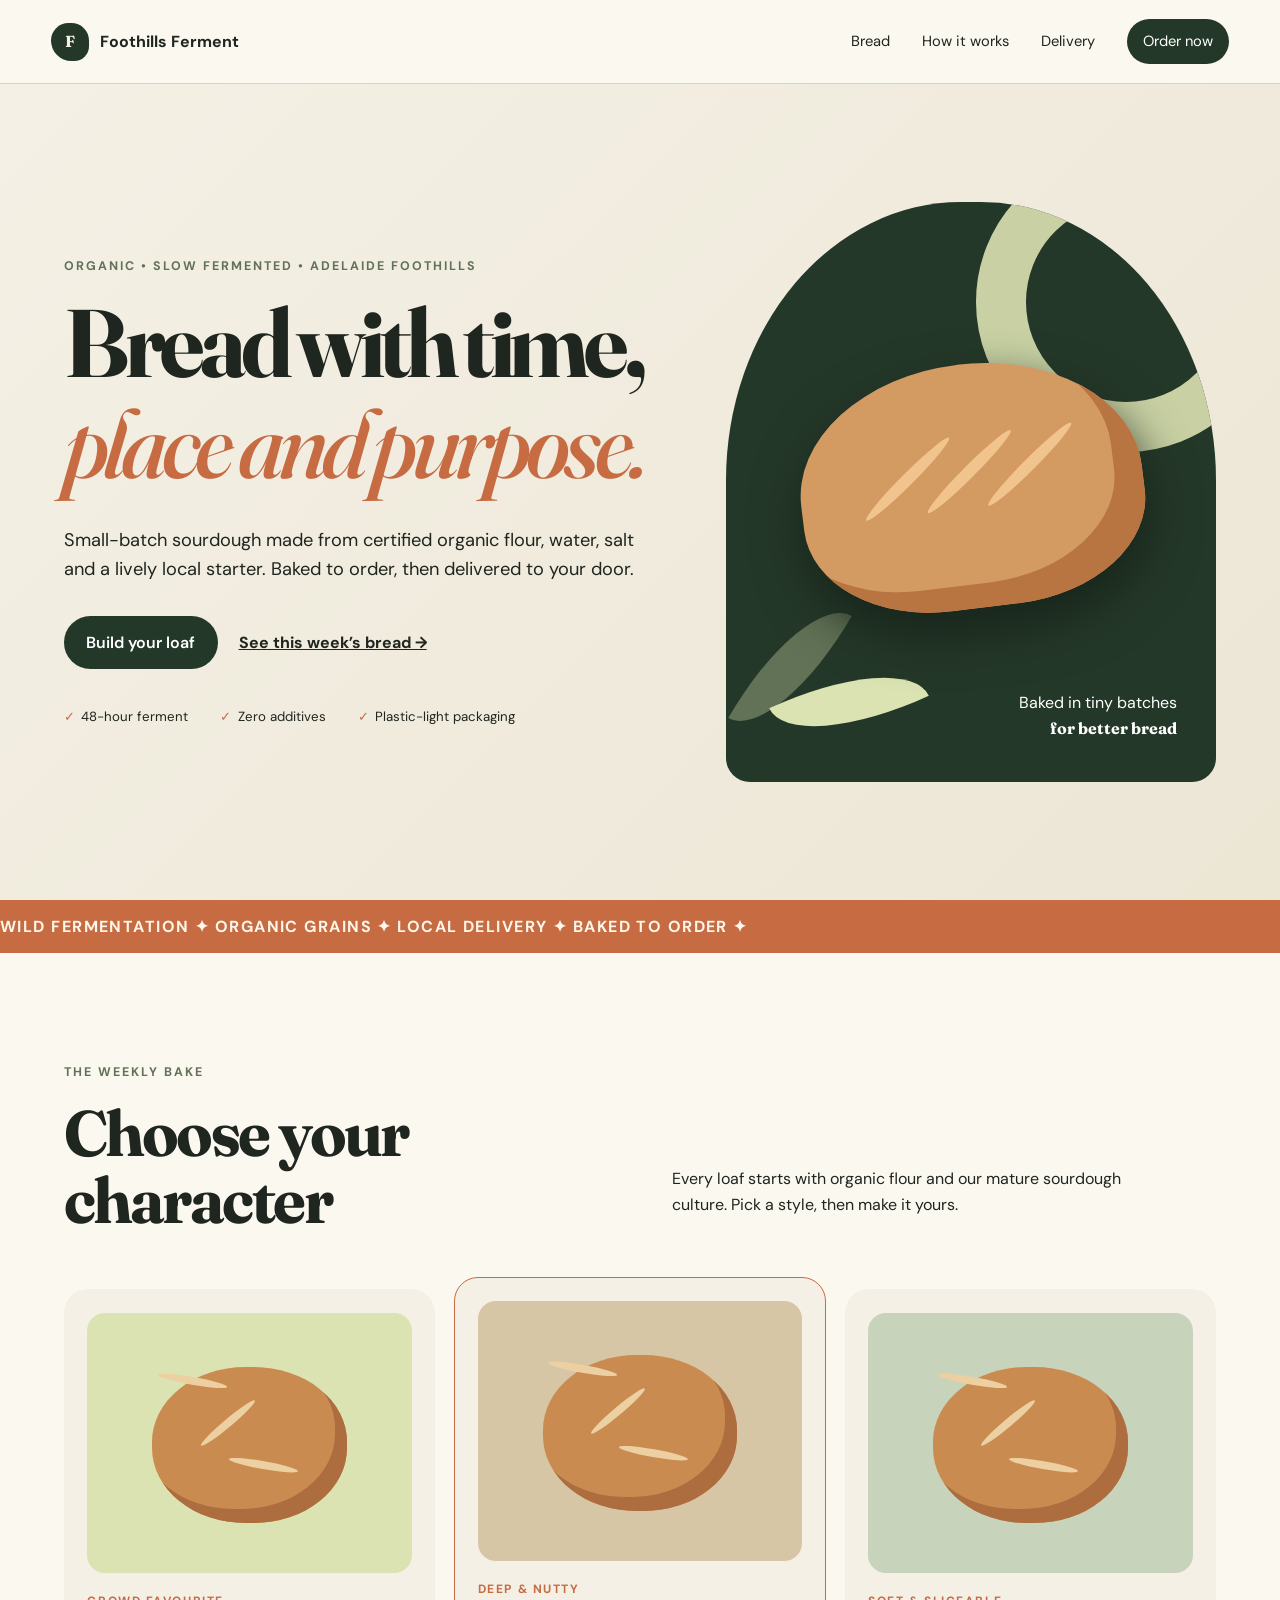
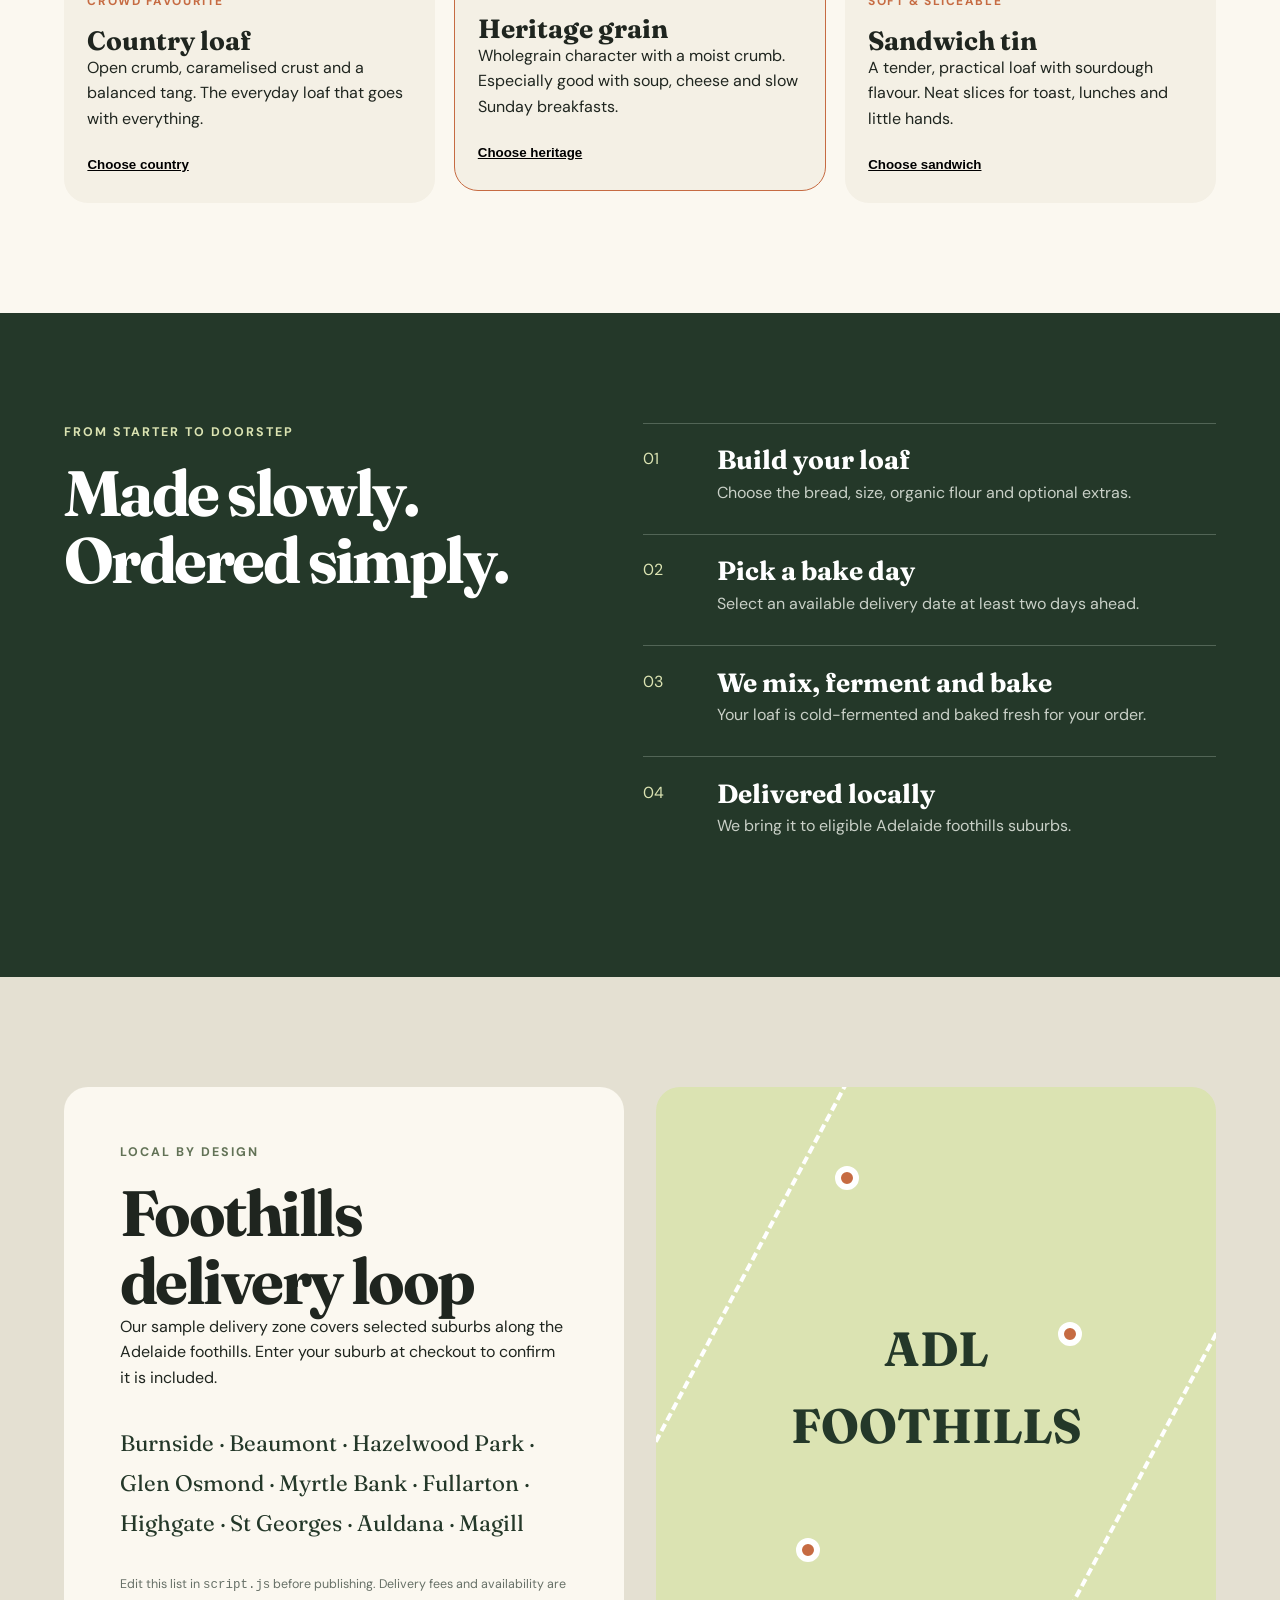
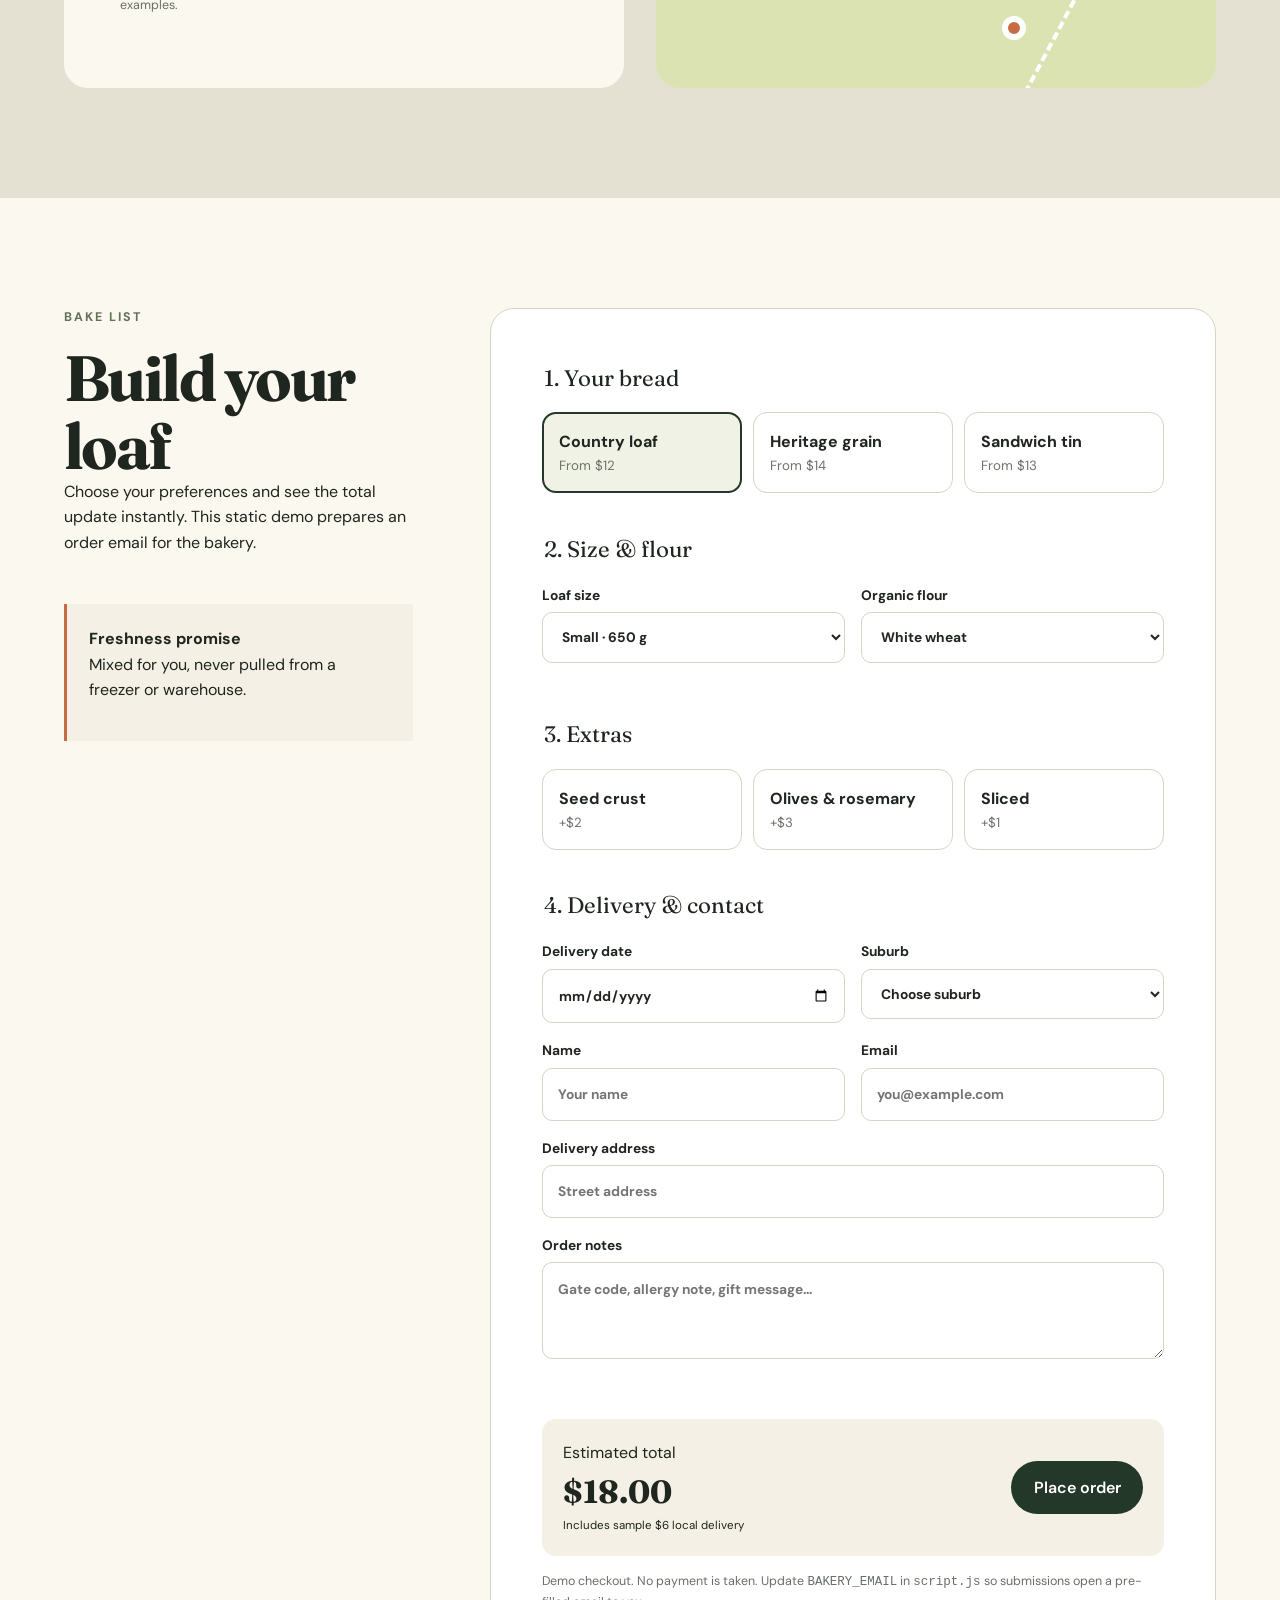
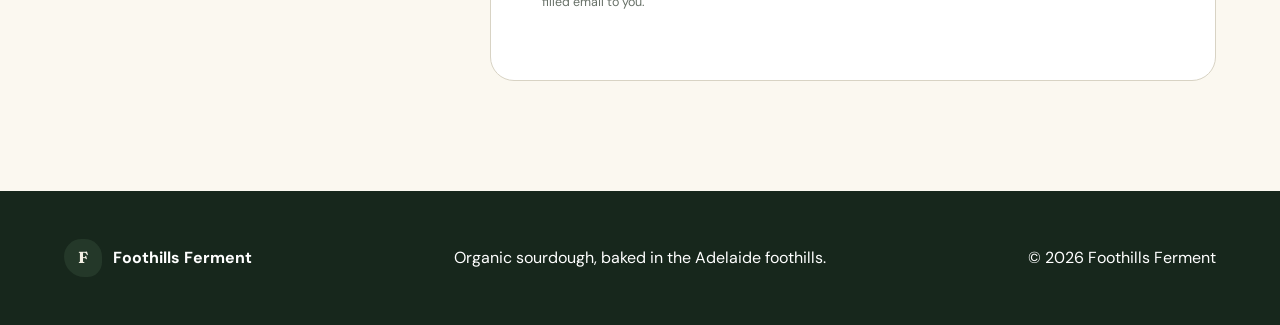
<file: index.html>
<!doctype html>
<html lang="en-AU">
<head>
  <meta charset="utf-8">
  <meta name="viewport" content="width=device-width,initial-scale=1">
  <meta name="description" content="Small-batch organic sourdough, baked to order and delivered across the Adelaide foothills.">
  <meta name="theme-color" content="#243829">
  <title>Foothills Ferment | Organic sourdough delivered</title>
  <link rel="preconnect" href="https://fonts.googleapis.com">
  <link rel="preconnect" href="https://fonts.gstatic.com" crossorigin>
  <link href="https://fonts.googleapis.com/css2?family=DM+Sans:wght@400;500;600;700&family=Fraunces:opsz,wght@9..144,500;9..144,650&display=swap" rel="stylesheet">
  <link rel="stylesheet" href="styles.css">
  <script src="script.js" defer></script>
</head>
<body>
  <a class="skip-link" href="#order">Skip to order form</a>
  <header class="site-header">
    <a class="brand" href="#top" aria-label="Foothills Ferment home">
      <span class="brand-mark" aria-hidden="true">F</span><span>Foothills Ferment</span>
    </a>
    <nav aria-label="Primary navigation">
      <a href="#bread">Bread</a><a href="#how">How it works</a><a href="#delivery">Delivery</a>
      <a class="nav-cta" href="#order">Order now</a>
    </nav>
    <button class="menu-button" type="button" aria-expanded="false" aria-label="Open menu">Menu</button>
  </header>

  <main id="top">
    <section class="hero section-pad">
      <div class="hero-copy reveal">
        <p class="eyebrow">Organic • slow fermented • Adelaide foothills</p>
        <h1>Bread with time,<br><em>place and purpose.</em></h1>
        <p class="lead">Small-batch sourdough made from certified organic flour, water, salt and a lively local starter. Baked to order, then delivered to your door.</p>
        <div class="hero-actions"><a class="button" href="#order">Build your loaf</a><a class="text-link" href="#bread">See this week’s bread →</a></div>
        <ul class="trust-list" aria-label="Product benefits"><li>48-hour ferment</li><li>Zero additives</li><li>Plastic-light packaging</li></ul>
      </div>
      <div class="hero-art reveal" aria-label="Stylised sourdough loaf and native leaves">
        <div class="sun"></div><div class="leaf leaf-a"></div><div class="leaf leaf-b"></div>
        <div class="loaf"><span></span><span></span><span></span></div>
        <div class="hero-note">Baked in tiny batches<br><strong>for better bread</strong></div>
      </div>
    </section>

    <section class="ticker" aria-label="Bakery values"><div>WILD FERMENTATION ✦ ORGANIC GRAINS ✦ LOCAL DELIVERY ✦ BAKED TO ORDER ✦</div></section>

    <section id="bread" class="section-pad products">
      <div class="section-heading"><div><p class="eyebrow">The weekly bake</p><h2>Choose your character</h2></div><p>Every loaf starts with organic flour and our mature sourdough culture. Pick a style, then make it yours.</p></div>
      <div class="product-grid">
        <article class="product-card"><div class="bread-icon classic"><i></i></div><p class="tag">Crowd favourite</p><h3>Country loaf</h3><p>Open crumb, caramelised crust and a balanced tang. The everyday loaf that goes with everything.</p><button class="choose" data-bread="Country loaf">Choose country</button></article>
        <article class="product-card featured"><div class="bread-icon seed"><i></i></div><p class="tag">Deep & nutty</p><h3>Heritage grain</h3><p>Wholegrain character with a moist crumb. Especially good with soup, cheese and slow Sunday breakfasts.</p><button class="choose" data-bread="Heritage grain">Choose heritage</button></article>
        <article class="product-card"><div class="bread-icon tin"><i></i></div><p class="tag">Soft & sliceable</p><h3>Sandwich tin</h3><p>A tender, practical loaf with sourdough flavour. Neat slices for toast, lunches and little hands.</p><button class="choose" data-bread="Sandwich tin">Choose sandwich</button></article>
      </div>
    </section>

    <section id="how" class="how section-pad">
      <div><p class="eyebrow">From starter to doorstep</p><h2>Made slowly.<br>Ordered simply.</h2></div>
      <ol class="steps"><li><span>01</span><div><h3>Build your loaf</h3><p>Choose the bread, size, organic flour and optional extras.</p></div></li><li><span>02</span><div><h3>Pick a bake day</h3><p>Select an available delivery date at least two days ahead.</p></div></li><li><span>03</span><div><h3>We mix, ferment and bake</h3><p>Your loaf is cold-fermented and baked fresh for your order.</p></div></li><li><span>04</span><div><h3>Delivered locally</h3><p>We bring it to eligible Adelaide foothills suburbs.</p></div></li></ol>
    </section>

    <section id="delivery" class="delivery section-pad">
      <div class="delivery-card"><p class="eyebrow">Local by design</p><h2>Foothills delivery loop</h2><p>Our sample delivery zone covers selected suburbs along the Adelaide foothills. Enter your suburb at checkout to confirm it is included.</p><div class="suburbs">Burnside · Beaumont · Hazelwood Park · Glen Osmond · Myrtle Bank · Fullarton · Highgate · St Georges · Auldana · Magill</div><p class="fine">Edit this list in <code>script.js</code> before publishing. Delivery fees and availability are examples.</p></div>
      <div class="map-art" aria-hidden="true"><div class="map-line"></div><span class="pin p1"></span><span class="pin p2"></span><span class="pin p3"></span><span class="pin p4"></span><strong>ADL<br>FOOTHILLS</strong></div>
    </section>

    <section id="order" class="order section-pad">
      <div class="order-intro"><p class="eyebrow">Bake list</p><h2>Build your loaf</h2><p>Choose your preferences and see the total update instantly. This static demo prepares an order email for the bakery.</p><div class="order-promise"><strong>Freshness promise</strong><p>Mixed for you, never pulled from a freezer or warehouse.</p></div></div>
      <form id="orderForm" class="order-form">
        <fieldset><legend>1. Your bread</legend><div class="option-grid three">
          <label class="option"><input type="radio" name="bread" value="Country loaf" data-price="12" checked><span><b>Country loaf</b><small>From $12</small></span></label>
          <label class="option"><input type="radio" name="bread" value="Heritage grain" data-price="14"><span><b>Heritage grain</b><small>From $14</small></span></label>
          <label class="option"><input type="radio" name="bread" value="Sandwich tin" data-price="13"><span><b>Sandwich tin</b><small>From $13</small></span></label>
        </div></fieldset>
        <fieldset><legend>2. Size & flour</legend><div class="form-row"><label>Loaf size<select name="size" id="size"><option value="Small 650 g" data-add="0">Small · 650 g</option><option value="Large 950 g" data-add="4">Large · 950 g (+$4)</option></select></label><label>Organic flour<select name="flour"><option>White wheat</option><option>Whole wheat</option><option>Rye blend</option><option>Spelt blend</option></select></label></div></fieldset>
        <fieldset><legend>3. Extras</legend><div class="option-grid three compact"><label class="option"><input type="checkbox" name="extras" value="Seed crust" data-price="2"><span><b>Seed crust</b><small>+$2</small></span></label><label class="option"><input type="checkbox" name="extras" value="Olives & rosemary" data-price="3"><span><b>Olives & rosemary</b><small>+$3</small></span></label><label class="option"><input type="checkbox" name="extras" value="Sliced" data-price="1"><span><b>Sliced</b><small>+$1</small></span></label></div></fieldset>
        <fieldset><legend>4. Delivery & contact</legend><div class="form-row"><label>Delivery date<input type="date" name="date" id="deliveryDate" required></label><label>Suburb<select name="suburb" id="suburb" required><option value="">Choose suburb</option></select></label></div><div class="form-row"><label>Name<input name="name" autocomplete="name" required placeholder="Your name"></label><label>Email<input type="email" name="email" autocomplete="email" required placeholder="you@example.com"></label></div><label>Delivery address<input name="address" autocomplete="street-address" required placeholder="Street address"></label><label>Order notes<textarea name="notes" rows="3" placeholder="Gate code, allergy note, gift message…"></textarea></label></fieldset>
        <div class="summary"><div><span>Estimated total</span><strong id="total">$18.00</strong><small>Includes sample $6 local delivery</small></div><button class="button" type="submit">Place order</button></div>
        <p class="form-note">Demo checkout. No payment is taken. Update <code>BAKERY_EMAIL</code> in <code>script.js</code> so submissions open a pre-filled email to you.</p>
      </form>
    </section>
  </main>
  <footer><a class="brand" href="#top"><span class="brand-mark">F</span><span>Foothills Ferment</span></a><p>Organic sourdough, baked in the Adelaide foothills.</p><p>© <span id="year"></span> Foothills Ferment</p></footer>
  <dialog id="successDialog"><button class="close-dialog" aria-label="Close">×</button><p class="eyebrow">Your loaf is ready to request</p><h2>One last step</h2><p>Your email app should open with the order details. Send that email to place the request. The bakery should reply to confirm availability and payment.</p><button class="button close-dialog">Done</button></dialog>
</body></html>
</file>
<file: styles.css>
:root{--forest:#243829;--moss:#627256;--cream:#f4f0e5;--paper:#fbf8f0;--clay:#c66b42;--ink:#1f251f;--line:#d8d3c4;--lime:#dbe3b2;--radius:24px}*{box-sizing:border-box}html{scroll-behavior:smooth}body{margin:0;background:var(--paper);color:var(--ink);font-family:"DM Sans",sans-serif;line-height:1.6}h1,h2,h3{font-family:"Fraunces",serif;line-height:1.05;margin:0}h1{font-size:clamp(3.4rem,7.5vw,7.2rem);letter-spacing:-.055em}h2{font-size:clamp(2.6rem,5vw,5rem);letter-spacing:-.04em}h3{font-size:1.65rem}p{margin:0 0 1rem}a{color:inherit}.skip-link{position:absolute;left:-999px;top:8px;background:white;padding:8px;z-index:99}.skip-link:focus{left:8px}.site-header{height:84px;display:flex;align-items:center;justify-content:space-between;padding:0 4vw;border-bottom:1px solid var(--line);position:sticky;top:0;background:rgba(251,248,240,.92);backdrop-filter:blur(16px);z-index:20}.brand{display:flex;align-items:center;gap:.7rem;text-decoration:none;font-weight:700}.brand-mark{width:38px;height:38px;border-radius:50% 50% 42% 58%;display:grid;place-items:center;background:var(--forest);color:var(--cream);font-family:"Fraunces"}.site-header nav{display:flex;align-items:center;gap:2rem}.site-header nav a{text-decoration:none;font-size:.92rem}.nav-cta{padding:.65rem 1rem;border-radius:999px;background:var(--forest);color:white}.menu-button{display:none;background:none;border:0;font:inherit}.section-pad{padding:110px max(5vw,24px)}.hero{min-height:calc(100vh - 84px);display:grid;grid-template-columns:1.1fr .9fr;align-items:center;gap:5vw;background:linear-gradient(135deg,var(--cream),#ece6d5)}.eyebrow{text-transform:uppercase;letter-spacing:.16em;font-size:.78rem;font-weight:700;color:var(--moss)}.hero h1 em{color:var(--clay);font-weight:500}.lead{font-size:1.14rem;max-width:620px;margin:2rem 0}.hero-actions{display:flex;align-items:center;gap:1.3rem;flex-wrap:wrap}.button{display:inline-flex;align-items:center;justify-content:center;border:0;border-radius:999px;background:var(--forest);color:white;padding:1rem 1.4rem;text-decoration:none;font:600 1rem "DM Sans";cursor:pointer}.button:hover{background:#38533e}.text-link{font-weight:700}.trust-list{display:flex;gap:2rem;padding:0;margin:2.3rem 0 0;list-style:none;font-size:.83rem}.trust-list li:before{content:'✓';margin-right:.4rem;color:var(--clay)}.hero-art{min-height:580px;position:relative;border-radius:48% 48% 24px 24px;background:var(--forest);overflow:hidden}.sun{position:absolute;width:300px;height:300px;border:50px solid var(--lime);border-radius:50%;right:-60px;top:-50px;opacity:.9}.loaf{position:absolute;width:70%;height:42%;left:15%;top:28%;background:#d39a62;border-radius:50% 50% 40% 40%;transform:rotate(-7deg);box-shadow:inset -28px -24px 0 #b87542,0 22px 50px #18251b}.loaf span{position:absolute;width:12px;height:48%;background:#f0c48c;border-radius:50%;top:20%;transform:rotate(52deg)}.loaf span:nth-child(1){left:30%}.loaf span:nth-child(2){left:48%}.loaf span:nth-child(3){left:66%}.leaf{position:absolute;width:56px;height:150px;border-radius:100% 0 100% 0;background:var(--moss);transform:rotate(30deg)}.leaf-a{bottom:40px;left:36px}.leaf-b{bottom:5px;left:95px;transform:rotate(65deg);background:var(--lime)}.hero-note{position:absolute;color:white;right:8%;bottom:7%;text-align:right}.hero-note strong{font-family:"Fraunces"}.ticker{overflow:hidden;background:var(--clay);color:#fff6ea;padding:.85rem 0;white-space:nowrap;font-weight:700;letter-spacing:.09em}.ticker div{width:max-content;animation:scroll 18s linear infinite}@keyframes scroll{to{transform:translateX(-50%)}}.section-heading{display:grid;grid-template-columns:1fr 1fr;gap:4rem;align-items:end;margin-bottom:3.5rem}.section-heading>p{max-width:500px}.product-grid{display:grid;grid-template-columns:repeat(3,1fr);gap:1.2rem}.product-card{background:var(--cream);padding:1.4rem;border-radius:var(--radius);border:1px solid transparent}.product-card.featured{border-color:var(--clay);transform:translateY(-12px)}.bread-icon{height:260px;border-radius:18px;background:var(--lime);position:relative;overflow:hidden;margin-bottom:1.2rem}.bread-icon:before{content:'';position:absolute;width:60%;height:60%;background:#c98b50;left:20%;top:21%;border-radius:48%;box-shadow:inset -12px -14px #ad6d3f}.bread-icon i,.bread-icon i:before,.bread-icon i:after{content:'';position:absolute;width:8px;height:70px;border-radius:50%;background:#edd0a2;top:29%;left:42%;transform:rotate(50deg)}.bread-icon i:before{top:0;left:55px}.bread-icon i:after{top:0;left:-55px}.bread-icon.seed{background:#d7c6a6}.bread-icon.tin{background:#c7d3bb}.tag{font-size:.75rem;text-transform:uppercase;letter-spacing:.13em;color:var(--clay);font-weight:700}.product-card p:not(.tag){min-height:78px}.choose{border:0;background:none;padding:.5rem 0;text-decoration:underline;font-weight:700;cursor:pointer}.how{background:var(--forest);color:white;display:grid;grid-template-columns:1fr 1.2fr;gap:8vw}.how .eyebrow{color:var(--lime)}.steps{list-style:none;padding:0;margin:0}.steps li{display:grid;grid-template-columns:58px 1fr;gap:1rem;padding:1.4rem 0;border-top:1px solid #526556}.steps span{color:var(--lime)}.steps p{color:#c9d0c7;margin:6px 0}.delivery{display:grid;grid-template-columns:1fr 1fr;gap:2rem;background:#e4e0d2}.delivery-card{padding:3.5rem;background:var(--paper);border-radius:var(--radius)}.suburbs{font-family:"Fraunces";font-size:1.4rem;line-height:1.8;color:var(--forest);margin:2rem 0}.fine,.form-note{font-size:.78rem;color:#677067}.map-art{min-height:520px;background:var(--lime);border-radius:var(--radius);position:relative;overflow:hidden;display:grid;place-items:center}.map-art strong{font-family:"Fraunces";font-size:3rem;text-align:center;color:var(--forest);z-index:2}.map-line{position:absolute;width:80%;height:100%;border-left:4px dashed white;border-right:4px dashed white;transform:rotate(28deg)}.pin{position:absolute;width:24px;height:24px;background:var(--clay);border:6px solid white;border-radius:50%;z-index:3}.p1{top:13%;left:32%}.p2{top:39%;right:24%}.p3{bottom:21%;left:25%}.p4{bottom:8%;right:34%}.order{display:grid;grid-template-columns:.65fr 1.35fr;gap:6vw}.order-intro{position:sticky;top:130px;align-self:start}.order-promise{margin-top:3rem;padding:1.4rem;border-left:3px solid var(--clay);background:var(--cream)}.order-form{background:white;border:1px solid var(--line);border-radius:var(--radius);padding:clamp(1.3rem,4vw,3.5rem)}fieldset{border:0;padding:0;margin:0 0 2.4rem}legend{font-family:"Fraunces";font-size:1.4rem;margin-bottom:1rem}.option-grid{display:grid;gap:.7rem}.option-grid.three{grid-template-columns:repeat(3,1fr)}.option{cursor:pointer}.option input{position:absolute;opacity:0}.option span{display:flex;flex-direction:column;border:1px solid var(--line);padding:1rem;border-radius:14px;height:100%}.option input:checked+span{border:2px solid var(--forest);background:#eff2e5;padding:calc(1rem - 1px)}.option small{color:#6e756d}.form-row{display:grid;grid-template-columns:1fr 1fr;gap:1rem}label:not(.option){display:block;font-size:.86rem;font-weight:700;margin-bottom:1rem}input,select,textarea{width:100%;margin-top:.4rem;padding:.9rem;border:1px solid var(--line);border-radius:10px;background:#fff;font:inherit;color:inherit}textarea{resize:vertical}.summary{display:flex;justify-content:space-between;align-items:center;background:var(--cream);padding:1.3rem;border-radius:14px}.summary>div{display:grid}.summary strong{font-family:"Fraunces";font-size:2rem}.summary small{font-size:.72rem}.form-note{margin-top:1rem}footer{padding:3rem 5vw;background:#17271c;color:white;display:flex;justify-content:space-between;align-items:center;gap:2rem}footer p{margin:0}dialog{max-width:520px;border:0;border-radius:24px;padding:3rem;box-shadow:0 25px 80px #0006}dialog::backdrop{background:#102018aa}.close-dialog:first-child{float:right;border:0;background:none;font-size:2rem;cursor:pointer}@media(max-width:850px){.site-header nav{display:none;position:absolute;top:84px;left:0;right:0;background:var(--paper);padding:1.5rem;flex-direction:column}.site-header nav.open{display:flex}.menu-button{display:block}.hero,.how,.delivery,.order,.section-heading{grid-template-columns:1fr}.hero-art{min-height:430px}.product-grid{grid-template-columns:1fr}.product-card.featured{transform:none}.order-intro{position:static}.option-grid.three{grid-template-columns:1fr}.form-row{grid-template-columns:1fr}.section-pad{padding-top:76px;padding-bottom:76px}.trust-list{flex-direction:column;gap:.3rem}footer{flex-direction:column;text-align:center}.hero{padding-top:70px}}@media(prefers-reduced-motion:reduce){html{scroll-behavior:auto}.ticker div{animation:none}}
</file>
